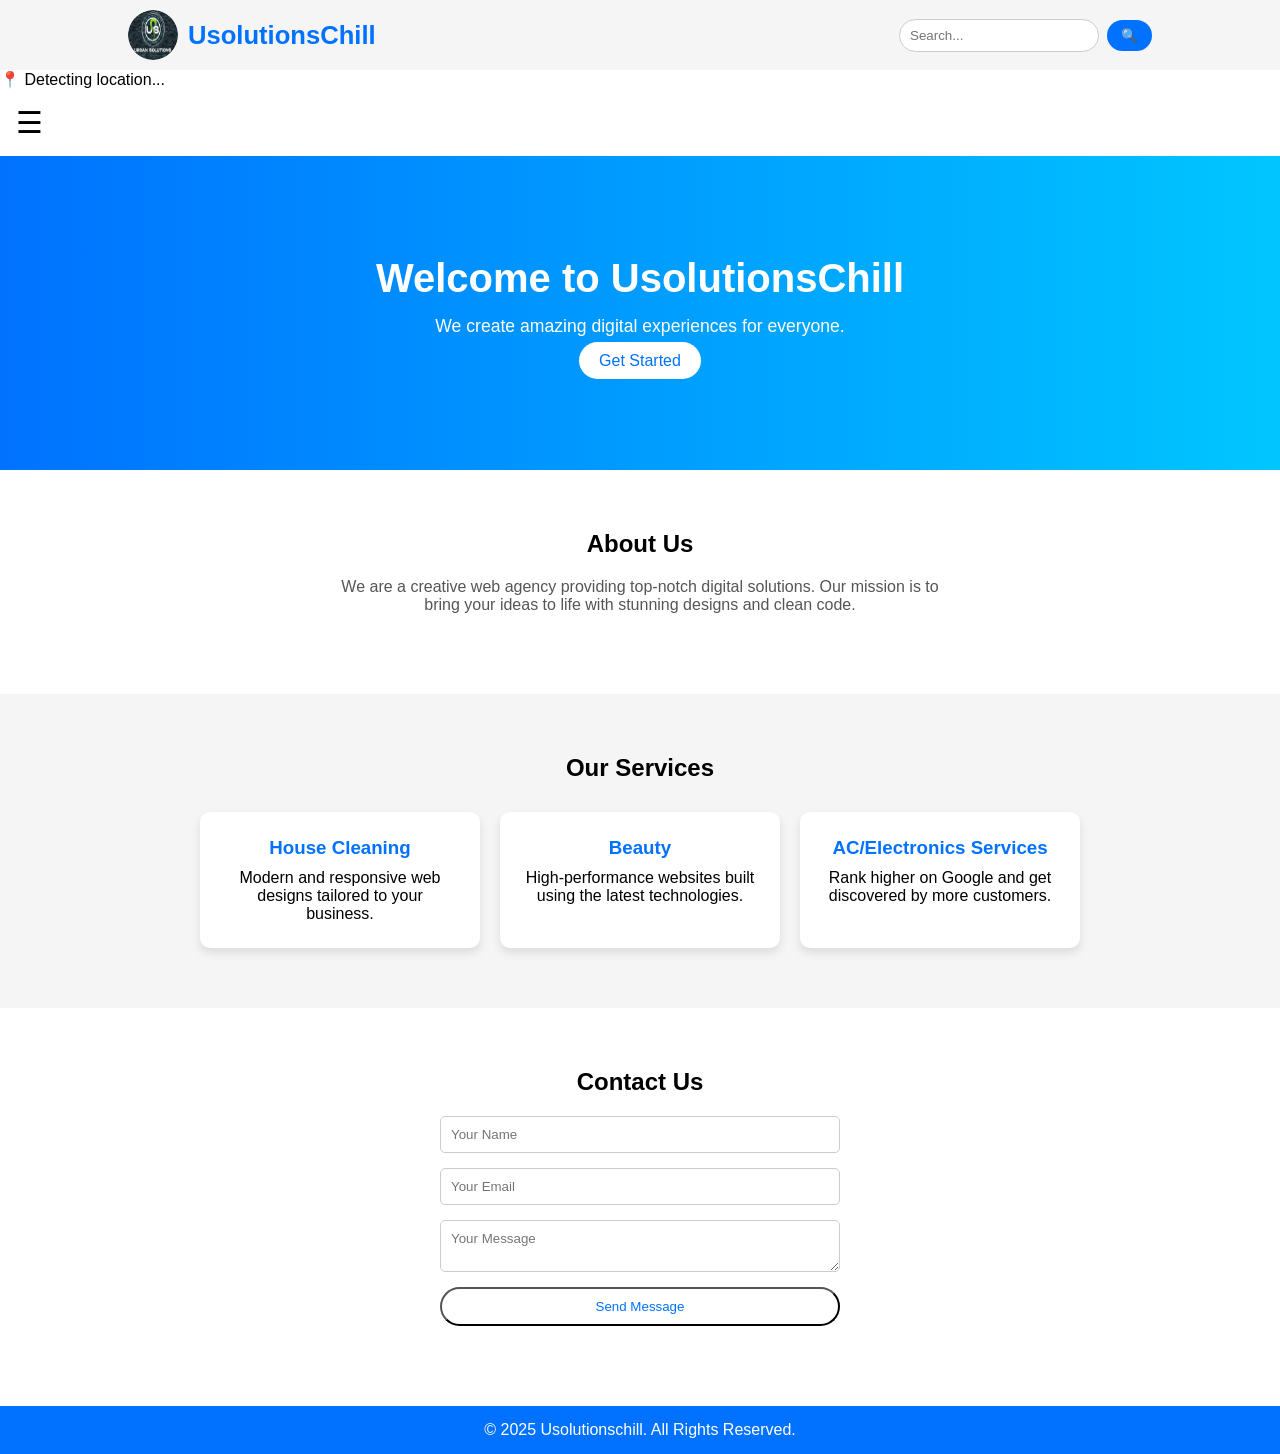
<file: index.html>
<!DOCTYPE html>
<html lang="en">
<head>
  <meta charset="UTF-8" />
  <meta name="viewport" content="width=device-width, initial-scale=1.0" />
  <title>UsolutionsChill</title>
  <link rel="stylesheet" href="style.css" />
</head>
<body>
  <!-- Top Section: Logo + Search -->
  <div class="top-bar">
    <div class="top-logo">
      <img src="logo 1.png" alt="Logo" />
      <h1>UsolutionsChill</h1>
    </div>
    <div class="top-search">
      <input type="text" placeholder="Search..." id="searchInput" />
      <button id="searchBtn">🔍</button>
    </div>
  </div>
  <!-- Navbar with Location Access -->
  <header class="">
  <div class="location-box" id="locationBox">
     📍 <span id="locationText">Detecting location...</span>
   </div>
<div class="sidenav" id="mySidenav">


   <link rel="stylesheet" href="https://cdnjs.cloudflare.com/ajax/libs/font-awesome/4.7.0/css/font-awesome.min.css">
    <a href="javascript:void(0)" class="closebtn" onclick="closeNav()">&times;</a>
      <a class="active" href="home.html"><i class="fa fa-fw fa-home"></i> Home</a>
      <a href="#services"><i class="fa fa-fw fa-search"></i> Services</a>
      <a href="contact.html"><i class="fa fa-fw fa-envelope"></i> Contact</a>
      <a href="login.html"><i class="fa fa-fw fa-user"></i> Login</a>
    </div>
    <div id="main">

  <span style="font-size:30px;cursor:pointer" onclick="openNav()">&#9776;</span>
</div>
  </header>
  <script>
function openNav() {
  document.getElementById("mySidenav").style.width = "250px";
  document.getElementById("main").style.marginLeft = "250px";
  document.body.style.backgroundColor = "rgba(0,0,0,0.4)";
}

function closeNav() {
  document.getElementById("mySidenav").style.width = "0";
  document.getElementById("main").style.marginLeft= "0";
  document.body.style.backgroundColor = "white";
}
</script>

  <!-- Hero Section -->
  <section id="home" class="hero">
    <div class="hero-content">
      <h1>Welcome to UsolutionsChill</h1>
      <p>We create amazing digital experiences for everyone.</p>
      <a href="#services" class="btn">Get Started</a>
    </div>
  </section>

  <!-- About Section -->
  <section id="about" class="about">
    <h2>About Us</h2>
    <p>
      We are a creative web agency providing top-notch digital solutions. Our mission is to bring your ideas to life with stunning designs and clean code.
    </p>
  </section>

  <!-- Services Section -->
  <section id="services" class="services">
    <h2>Our Services</h2>
    <div class="service-cards">
      <div class="card">
        <h3>House Cleaning</h3>
        <p>Modern and responsive web designs tailored to your business.</p>
      </div>
      <div class="card">
        <h3>Beauty</h3>
        <p>High-performance websites built using the latest technologies.</p>
      </div>
      <div class="card">
        <h3>AC/Electronics Services</h3>
        <p>Rank higher on Google and get discovered by more customers.</p>
      </div>
    </div>
  </section>

  <!-- Contact Section -->
  <section id="contact" class="contact">
    <h2>Contact Us</h2>
    <form class="contact-form">
      <input type="text" placeholder="Your Name" required />
      <input type="email" placeholder="Your Email" required />
      <textarea placeholder="Your Message" required></textarea>
      <button type="submit" class="btn">Send Message</button>
    </form>
  </section>

  <!-- Footer -->
  <footer class="footer">
    <p>&copy; 2025 Usolutionschill. All Rights Reserved.</p>
  </footer>

  <script src="script.js"></script>
</body>
</html>
</file>
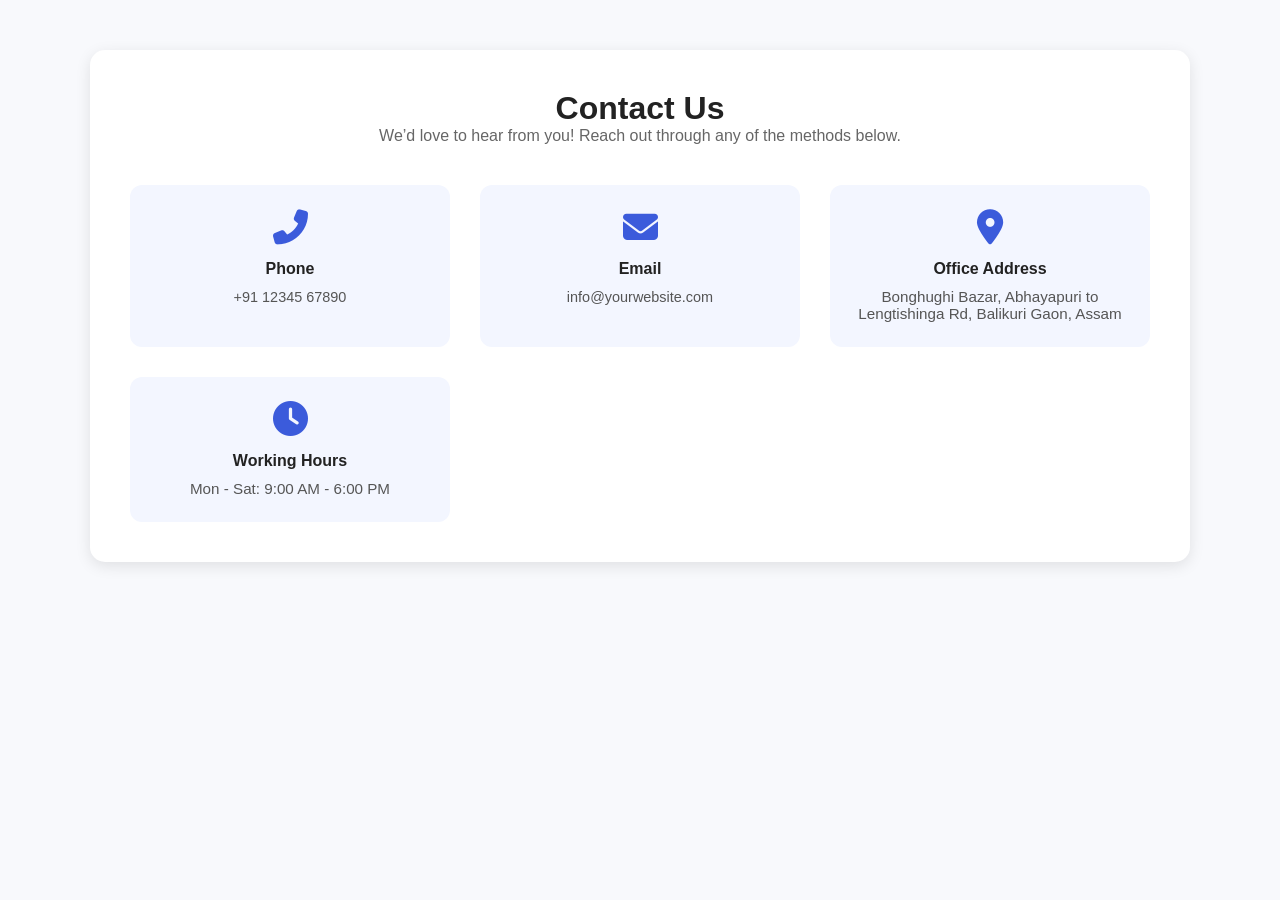
<file: contact.html>
<!DOCTYPE html>
<html lang="en">
<head>
<meta charset="UTF-8">
<meta name="viewport" content="width=device-width, initial-scale=1.0">
<title>Contact Us</title>
<style>
  * {
    margin: 0;
    padding: 0;
    box-sizing: border-box;
    font-family: "Poppins", sans-serif;
  }

  body {
    background: #f8f9fc;
  }

  .contact-section {
    max-width: 1100px;
    margin: 50px auto;
    padding: 40px;
    background: #fff;
    border-radius: 15px;
    box-shadow: 0 4px 15px rgba(0,0,0,0.1);
  }

  .contact-header {
    text-align: center;
    margin-bottom: 40px;
  }

  .contact-header h2 {
    font-size: 2em;
    color: #222;
  }

  .contact-header p {
    color: #666;
    font-size: 1em;
  }

  .contact-info {
    display: grid;
    grid-template-columns: repeat(auto-fit, minmax(250px, 1fr));
    gap: 30px;
  }

  .contact-card {
    background: #f3f6ff;
    padding: 25px;
    border-radius: 12px;
    text-align: center;
    transition: all 0.3s ease;
  }

  .contact-card:hover {
    background: #e8edff;
    transform: translateY(-5px);
  }

  .contact-card i {
    font-size: 35px;
    color: #3b5bdb;
    margin-bottom: 15px;
  }

  .contact-card h4 {
    margin-bottom: 10px;
    color: #222;
  }

  .contact-card p, .contact-card a {
    color: #555;
    text-decoration: none;
    font-size: 0.95em;
  }

  .contact-card a:hover {
    color: #3b5bdb;
  }

  /* Make the address card clickable */
  .map-link {
    display: block;
    color: inherit;
    text-decoration: none;
  }

  .map-link:hover {
    color: #3b5bdb;
  }

  @media (max-width: 768px) {
    .contact-section {
      margin: 20px;
      padding: 25px;
    }
  }
</style>
<!-- Font Awesome Icons -->
<link rel="stylesheet" href="https://cdnjs.cloudflare.com/ajax/libs/font-awesome/6.5.0/css/all.min.css">
</head>
<body>

<section class="contact-section">
  <div class="contact-header">
    <h2>Contact Us</h2>
    <p>We’d love to hear from you! Reach out through any of the methods below.</p>
  </div>

  <div class="contact-info">
    <div class="contact-card">
      <i class="fas fa-phone-alt"></i>
      <h4>Phone</h4>
      <p><a href="tel:+911234567890">+91 12345 67890</a></p>
    </div>

    <div class="contact-card">
      <i class="fas fa-envelope"></i>
      <h4>Email</h4>
      <p><a href="mailto:info@yourwebsite.com">info@yourwebsite.com</a></p>
    </div>

    <!-- Office address card with Google Maps redirect -->
    <a class="contact-card map-link"
       href="https://www.google.com/maps/dir/?api=1&destination=13.0479859,79.8789912"
       target="_blank">
      <i class="fas fa-map-marker-alt"></i>
      <h4>Office Address</h4>
      <p> Bonghughi Bazar, Abhayapuri to Lengtishinga Rd, Balikuri Gaon, Assam</p>
    </a>

    <div class="contact-card">
      <i class="fas fa-clock"></i>
      <h4>Working Hours</h4>
      <p>Mon - Sat: 9:00 AM - 6:00 PM</p>
    </div>
  </div>
</section>

</body>
</html>
</file>
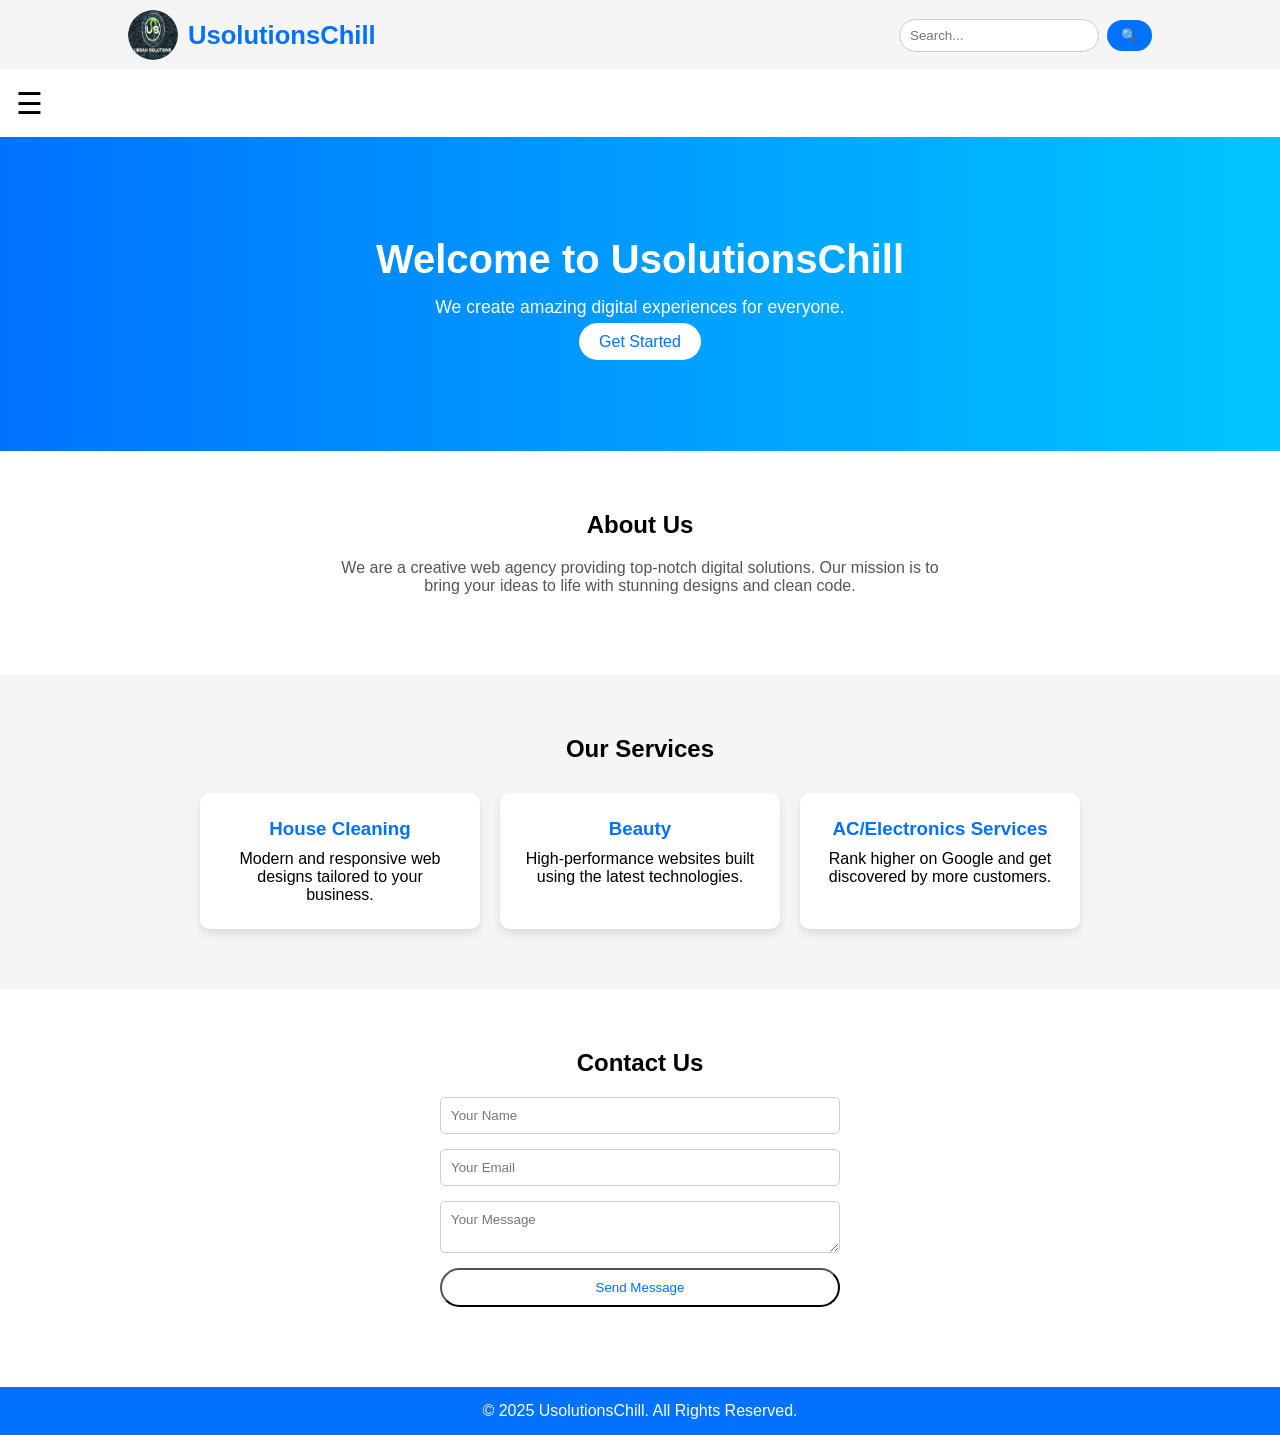
<file: home.html>
<html>
  <head>
    <title>This is Home Page</title>
    <link rel="stylesheet" href="style.css" />
  </head>
  
  <body>
  <!-- Top Section: Logo + Search -->
  <div class="top-bar">
    <div class="top-logo">
      <img src="logo 1.png" alt="Logo" />
      <h1>UsolutionsChill</h1>
    </div>
    <div class="top-search">
      <input type="text" placeholder="Search..." id="searchInput" />
      <button id="searchBtn">🔍</button>
    </div>
  </div>
  <!-- Navbar with Location Access -->
  <header class="">
   <!--<div class="location-box" id="locationBox">
     📍 <span id="locationText">Detecting location...</span>
   </div>-->
<div class="sidenav" id="mySidenav">


   <link rel="stylesheet" href="https://cdnjs.cloudflare.com/ajax/libs/font-awesome/4.7.0/css/font-awesome.min.css">
    <a href="javascript:void(0)" class="closebtn" onclick="closeNav()">&times;</a>
      <a class="active" href="#"><i class="fa fa-fw fa-home"></i> Home</a>
      <a href="#"><i class="fa fa-fw fa-search"></i> Search</a>
      <a href="#"><i class="fa fa-fw fa-envelope"></i> Contact</a>
      <a href="#"><i class="fa fa-fw fa-user"></i> Login</a>
    </div>
    <div id="main">

  <span style="font-size:30px;cursor:pointer" onclick="openNav()">&#9776;</span>
</div>
  </header>
  <script>
function openNav() {
  document.getElementById("mySidenav").style.width = "250px";
  document.getElementById("main").style.marginLeft = "250px";
  document.body.style.backgroundColor = "rgba(0,0,0,0.4)";
}

function closeNav() {
  document.getElementById("mySidenav").style.width = "0";
  document.getElementById("main").style.marginLeft= "0";
  document.body.style.backgroundColor = "white";
}
</script>

  <!-- Hero Section -->
  <section id="home" class="hero">
    <div class="hero-content">
      <h1>Welcome to UsolutionsChill</h1>
      <p>We create amazing digital experiences for everyone.</p>
      <a href="#services" class="btn">Get Started</a>
    </div>
  </section>

  <!-- About Section -->
  <section id="about" class="about">
    <h2>About Us</h2>
    <p>
      We are a creative web agency providing top-notch digital solutions. Our mission is to bring your ideas to life with stunning designs and clean code.
    </p>
  </section>

  <!-- Services Section -->
  <section id="services" class="services">
    <h2>Our Services</h2>
    <div class="service-cards">
      <div class="card">
        <h3>House Cleaning</h3>
        <p>Modern and responsive web designs tailored to your business.</p>
      </div>
      <div class="card">
        <h3>Beauty</h3>
        <p>High-performance websites built using the latest technologies.</p>
      </div>
      <div class="card">
        <h3>AC/Electronics Services</h3>
        <p>Rank higher on Google and get discovered by more customers.</p>
      </div>
    </div>
  </section>

  <!-- Contact Section -->
  <section id="contact" class="contact">
    <h2>Contact Us</h2>
    <form class="contact-form">
      <input type="text" placeholder="Your Name" required />
      <input type="email" placeholder="Your Email" required />
      <textarea placeholder="Your Message" required></textarea>
      <button type="submit" class="btn">Send Message</button>
    </form>
  </section>

  <!-- Footer -->
  <footer class="footer">
    <p>&copy; 2025 UsolutionsChill. All Rights Reserved.</p>
  </footer>

  <script src="script.js"></script>
</body>
  
</html>
</file>
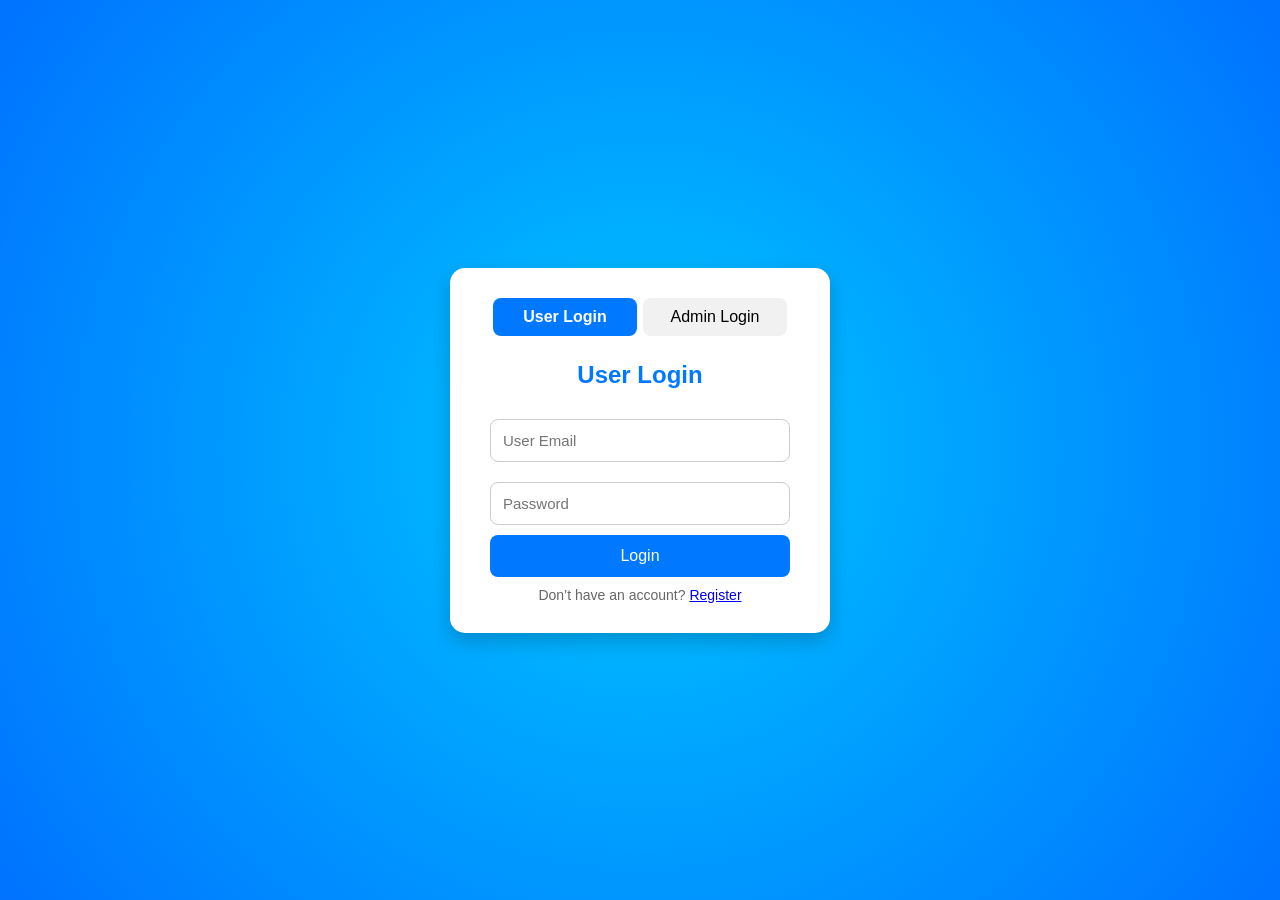
<file: login.html>
<!DOCTYPE html>
<html lang="en">
<head>
  <meta charset="UTF-8" />
  <meta name="viewport" content="width=device-width, initial-scale=1.0" />
  <title>Login - User & Admin</title>
  <style>
    * {
      margin: 0;
      padding: 0;
      box-sizing: border-box;
      font-family: "Poppins", sans-serif;
    }

    body {
      display: flex;
      justify-content: center;
      align-items: center;
      min-height: 100vh;
      background: radial-gradient(circle at center, #00c6ff, #0072ff);
    }

    .login-container {
      background: #fff;
      width: 380px;
      padding: 30px 40px;
      border-radius: 15px;
      box-shadow: 0 8px 20px rgba(0, 0, 0, 0.2);
    }

    .tab-buttons {
      display: flex;
      justify-content: space-between;
      margin-bottom: 25px;
    }

    .tab-buttons button {
      flex: 1;
      background: #f1f1f1;
      border: none;
      padding: 10px;
      font-size: 16px;
      cursor: pointer;
      transition: 0.3s;
      border-radius: 8px;
      margin: 0 3px;
    }

    .tab-buttons button.active {
      background: #0078ff;
      color: #fff;
      font-weight: 600;
    }

    .form {
      display: none;
      flex-direction: column;
      animation: fadeIn 0.3s ease;
    }

    .form.active {
      display: flex;
    }

    @keyframes fadeIn {
      from { opacity: 0; transform: translateY(10px); }
      to { opacity: 1; transform: translateY(0); }
    }

    .form h2 {
      text-align: center;
      margin-bottom: 20px;
      color: #0078ff;
    }

    .form input {
      margin: 10px 0;
      padding: 12px;
      border: 1px solid #ccc;
      border-radius: 8px;
      outline: none;
      font-size: 15px;
    }

    .form input:focus {
      border-color: #0078ff;
    }

    .form button {
      background: #0078ff;
      color: white;
      border: none;
      padding: 12px;
      border-radius: 8px;
      cursor: pointer;
      font-size: 16px;
      transition: 0.3s;
    }

    .form button:hover {
      background: #005ec4;
    }

    .form p {
      text-align: center;
      margin-top: 10px;
      color: #666;
      font-size: 14px;
    }

  </style>
</head>
<body>

  <div class="login-container">
    <div class="tab-buttons">
      <button id="userTab" class="active">User Login</button>
      <button id="adminTab">Admin Login</button>
    </div>

    <!-- User Login Form -->
    <form id="userForm" class="form active">
      <h2>User Login</h2>
      <input type="email" placeholder="User Email" required>
      <input type="password" placeholder="Password" required>
      <button type="submit">Login</button>
      <p>Don’t have an account? <a href="register.html">Register</a></p>
    </form>

    <!-- Admin Login Form -->
    <form id="adminForm" class="form">
      <h2>Admin Login</h2>
      <input type="text" placeholder="Admin Username" required>
      <input type="password" placeholder="Password" required>
      <button type="submit">Login</button>
      <p>Forgot password? <a href="#">Reset</a></p>
    </form>
  </div>

  <script>
    const userTab = document.getElementById("userTab");
    const adminTab = document.getElementById("adminTab");
    const userForm = document.getElementById("userForm");
    const adminForm = document.getElementById("adminForm");

    userTab.addEventListener("click", () => {
      userTab.classList.add("active");
      adminTab.classList.remove("active");
      userForm.classList.add("active");
      adminForm.classList.remove("active");
    });

    adminTab.addEventListener("click", () => {
      adminTab.classList.add("active");
      userTab.classList.remove("active");
      adminForm.classList.add("active");
      userForm.classList.remove("active");
    });
  </script>

</body>
</html>
</file>
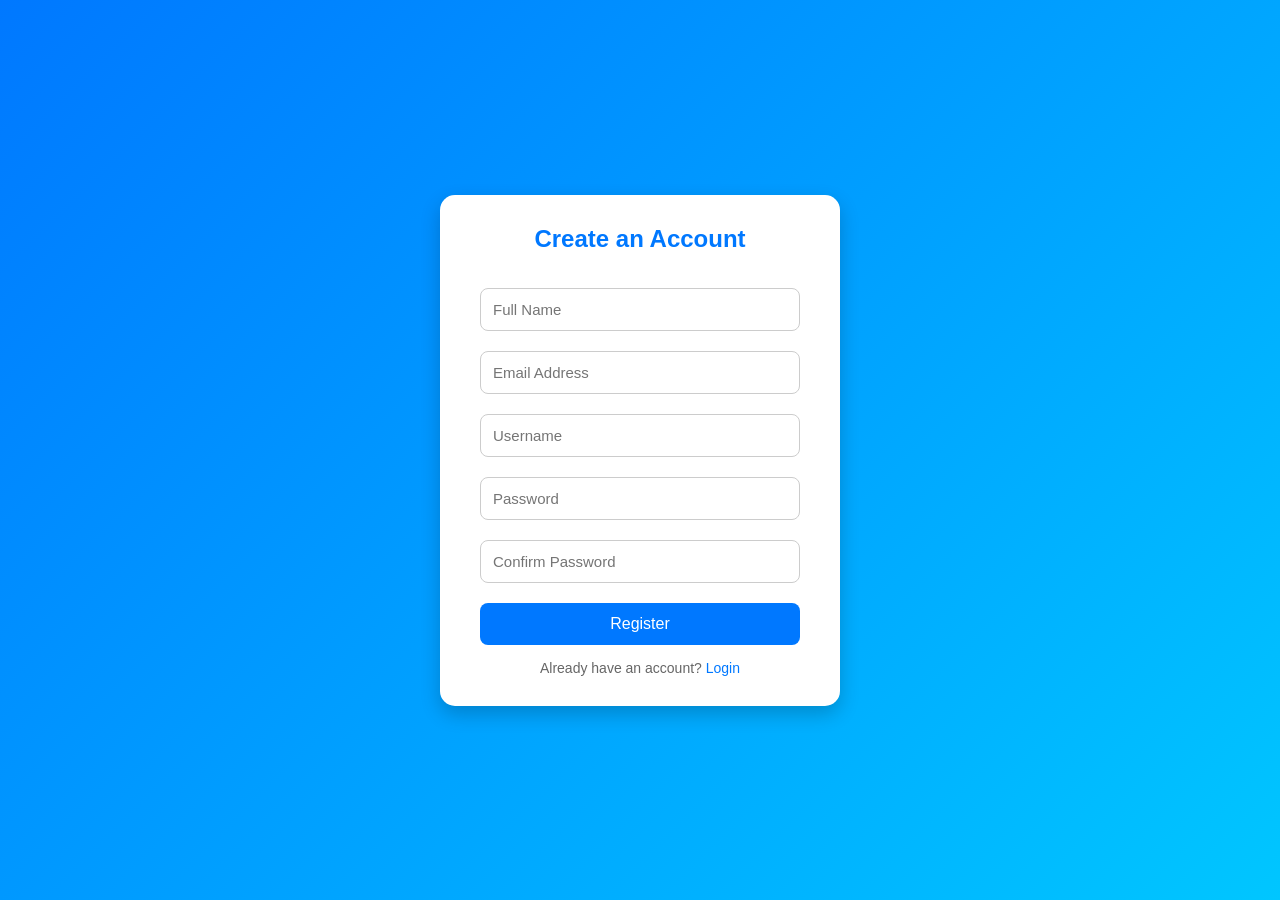
<file: register.html>
<!DOCTYPE html>
<html lang="en">
<head>
  <meta charset="UTF-8">
  <meta name="viewport" content="width=device-width, initial-scale=1.0">
  <title>Register - Website</title>
  <style>
    * {
      margin: 0;
      padding: 0;
      box-sizing: border-box;
      font-family: "Poppins", sans-serif;
    }

    body {
      display: flex;
      justify-content: center;
      align-items: center;
      min-height: 100vh;
      background: linear-gradient(135deg, #0078ff, #00c6ff);
    }

    .register-container {
      background: #fff;
      width: 400px;
      padding: 30px 40px;
      border-radius: 15px;
      box-shadow: 0 8px 20px rgba(0, 0, 0, 0.2);
    }

    .register-container h2 {
      text-align: center;
      color: #0078ff;
      margin-bottom: 25px;
    }

    .register-container form {
      display: flex;
      flex-direction: column;
    }

    .register-container input {
      margin: 10px 0;
      padding: 12px;
      border: 1px solid #ccc;
      border-radius: 8px;
      outline: none;
      font-size: 15px;
      transition: 0.3s;
    }

    .register-container input:focus {
      border-color: #0078ff;
      box-shadow: 0 0 5px rgba(0, 120, 255, 0.4);
    }

    .register-container button {
      background: #0078ff;
      color: white;
      border: none;
      padding: 12px;
      border-radius: 8px;
      cursor: pointer;
      font-size: 16px;
      transition: 0.3s;
      margin-top: 10px;
    }

    .register-container button:hover {
      background: #005ec4;
    }

    .register-container p {
      text-align: center;
      margin-top: 15px;
      font-size: 14px;
      color: #666;
    }

    .register-container a {
      color: #0078ff;
      text-decoration: none;
    }

    .register-container a:hover {
      text-decoration: underline;
    }
  </style>
</head>
<body>

  <div class="register-container">
    <h2>Create an Account</h2>
    <form id="registerForm">
      <input type="text" id="fullname" placeholder="Full Name" required>
      <input type="email" id="email" placeholder="Email Address" required>
      <input type="text" id="username" placeholder="Username" required>
      <input type="password" id="password" placeholder="Password" required>
      <input type="password" id="confirmPassword" placeholder="Confirm Password" required>
      <button type="submit">Register</button>
      <p>Already have an account? <a href="login.html">Login</a></p>
    </form>
  </div>

  <script>
    const form = document.getElementById('registerForm');

    form.addEventListener('submit', (e) => {
      e.preventDefault();
      const password = document.getElementById('password').value;
      const confirm = document.getElementById('confirmPassword').value;

      if (password !== confirm) {
        alert('❌ Passwords do not match!');
        return;
      }

      // Example: display collected data (replace with backend connection)
      const userData = {
        name: document.getElementById('fullname').value,
        email: document.getElementById('email').value,
        username: document.getElementById('username').value
      };

      console.log('User Registered:', userData);
      alert('✅ Registration Successful!');
      form.reset();
    });
  </script>

</body>
</html>
</file>
<file: style.css>
/* General Reset */
* {
  margin: 0;
  padding: 0;
  box-sizing: border-box;
  font-family: "Poppins", sans-serif;
}

/* ===== TOP BAR (Logo + Search) ===== */
.top-bar {
  display: flex;
  justify-content: space-between;
  align-items: center;
  padding: 10px 10%;
  background: #f5f5f5;
  flex-wrap: wrap;
}

.top-logo {
  display: flex;
  align-items: center;
  gap: 10px;
}

.top-logo img {
  width: 50px;
  height: 50px;
  border-radius: 50%;
}

.top-logo h1 {
  color: #0072ff;
  font-size: 1.6rem;
}

.top-search {
  display: flex;
  align-items: center;
  gap: 8px;
}

.top-search input {
  padding: 8px 10px;
  border: 1px solid #ccc;
  border-radius: 25px;
  width: 200px;
  outline: none;
  transition: 0.3s;
}

.top-search input:focus {
  border-color: #0072ff;
}

.top-search button {
  background: #0072ff;
  color: white;
  border: none;
  padding: 8px 14px;
  border-radius: 25px;
  cursor: pointer;
  transition: 0.3s;
}

.top-search button:hover {
  background: #005fcc;
}

/* ===== NAVBAR ===== */
/*.navbar {
  display: flex;
  justify-content: space-between;
  align-items: center;
  padding: 12px 10%;
  background: linear-gradient(90deg, #0072ff, #00c6ff);
  color: #fff;
  position: relative;
  flex-wrap: wrap;
}
.location-box {
  font-size: 0.95rem;
  color: white;
}
.nav-links {
  display: flex;
  gap: 20px;
}

.nav-links a {
  color: white;
  text-decoration: none;
  transition: 0.3s;
}

.nav-links a:hover {
  text-decoration: underline;
}

.menu-toggle {
  display: none;
  font-size: 1.8rem;
  cursor: pointer;
}*/
.sidenav {
  height: 100%;
  width: 0;
  position: fixed;
  z-index: 1;
  top: 0;
  left: 0;
  background-color: #222;
  overflow-x: hidden;
  transition: 0.5s;
  padding-top: 60px;
}

.sidenav a {
  padding: 8px 8px 8px 32px;
  text-decoration: none;
  font-size: 25px;
  color: #818181;
  display: block;
  transition: 0.3s;
}

.sidenav a:hover {
  color: #f1f1f1;
}

.sidenav .closebtn {
  position: absolute;
  top: 0;
  right: 25px;
  font-size: 36px;
  margin-left: 50px;
}

#main {
  transition: margin-left .5s;
  padding: 16px;
}

@media screen and (max-height: 450px) {
  .sidenav {padding-top: 15px;}
  .sidenav a {font-size: 18px;}
}


/* ===== HERO SECTION ===== */
.hero {
  background: linear-gradient(to right, #0072ff, #00c6ff);
  color: white;
  text-align: center;
  padding: 100px 20px;
}

.hero h1 {
  font-size: 2.5rem;
}

.hero p {
  margin: 15px 0;
  font-size: 1.1rem;
}

.btn {
  background: white;
  color: #0072ff;
  padding: 10px 20px;
  border-radius: 30px;
  text-decoration: none;
  transition: 0.3s;
}

.btn:hover {
  background: #0072ff;
  color: white;
}

/* ===== ABOUT ===== */
.about {
  padding: 60px 10%;
  text-align: center;
}

.about p {
  max-width: 600px;
  margin: 20px auto;
  color: #555;
}

/* ===== SERVICES ===== */
.services {
  background: #f5f5f5;
  padding: 60px 10%;
  text-align: center;
}

.service-cards {
  display: flex;
  flex-wrap: wrap;
  justify-content: center;
  gap: 20px;
  margin-top: 30px;
}

.card {
  background: white;
  padding: 25px;
  width: 280px;
  border-radius: 10px;
  box-shadow: 0 5px 10px rgba(0,0,0,0.1);
}

.card h3 {
  color: #0072ff;
  margin-bottom: 10px;
}

/* ===== CONTACT ===== */
.contact {
  padding: 60px 10%;
  text-align: center;
}

.contact-form {
  display: flex;
  flex-direction: column;
  max-width: 400px;
  margin: 20px auto;
}

.contact-form input,
.contact-form textarea {
  margin-bottom: 15px;
  padding: 10px;
  border: 1px solid #ccc;
  border-radius: 5px;
}

/* ===== FOOTER ===== */
.footer {
  text-align: center;
  padding: 15px;
  background: #0072ff;
  color: white;
}

/* ===== RESPONSIVE ===== */
@media (max-width: 768px) {
  .top-bar {
    flex-direction: column;
    gap: 10px;
  }

  .nav-links {
    display: none;
    flex-direction: column;
    background: #0072ff;
    position: absolute;
    top: 60px;
    right: 10%;
    width: 200px;
    border-radius: 10px;
  }

  .nav-links.active {
    display: flex;
  }

  .menu-toggle {
    display: block;
  }

  .service-cards {
    flex-direction: column;
    align-items: center;
  }

  .top-search input {
    width: 160px;
  }
}
</file>
